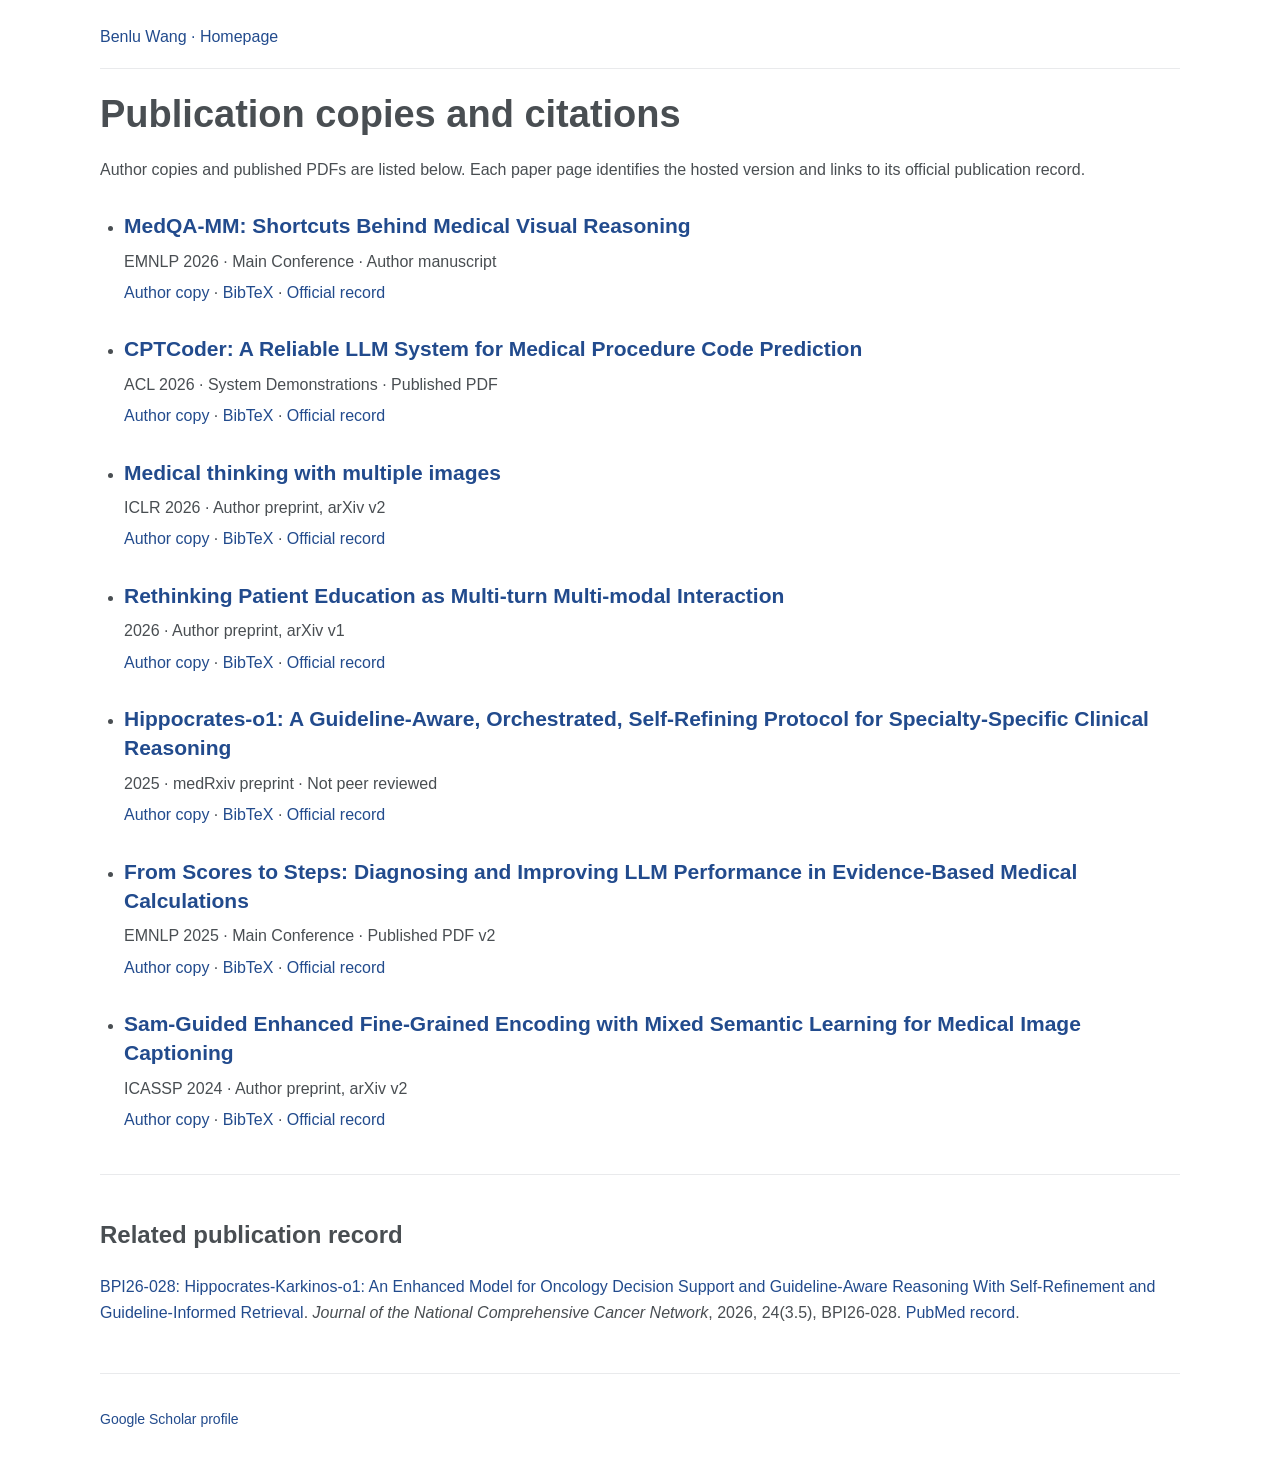
<file: papers/index.html>
<!doctype html>
<html lang="en">
<head>
  <meta charset="utf-8">
  <meta name="viewport" content="width=device-width, initial-scale=1">
  <title>Publication copies and citations | Benlu Wang</title>
  <meta name="description" content="Benlu Wang's paper copies, published records, and citation files. Each paper page identifies its hosted version.">
  <link rel="canonical" href="https://benluwang.github.io/papers/">
  <link rel="icon" href="../assets/favicon.svg" type="image/svg+xml">
  <link rel="stylesheet" href="papers.css">
</head>
<body>
<header class="author-page-header"><a href="../">Benlu Wang · Homepage</a></header>
<main class="author-page-main">
  <article class="ltx_document">
    <h1 class="ltx_title_document">Publication copies and citations</h1>
    <p>Author copies and published PDFs are listed below. Each paper page identifies the hosted version and links to its official publication record.</p>
    <ul class="paper-list">
    <li class="paper-list-item">
      <h2><a href="medqa-mm/">MedQA-MM: Shortcuts Behind Medical Visual Reasoning</a></h2>
      <p>EMNLP 2026 · Main Conference · Author manuscript</p>
      <p><a href="medqa-mm/">Author copy</a> · <a href="medqa-mm/citation.bib">BibTeX</a> · <a href="https://arxiv.org/abs/2609.03261">Official record</a></p>
    </li>
    <li class="paper-list-item">
      <h2><a href="cptcoder/">CPTCoder: A Reliable LLM System for Medical Procedure Code Prediction</a></h2>
      <p>ACL 2026 · System Demonstrations · Published PDF</p>
      <p><a href="cptcoder/">Author copy</a> · <a href="cptcoder/citation.bib">BibTeX</a> · <a href="https://aclanthology.org/2026.acl-demo.60/">Official record</a></p>
    </li>
    <li class="paper-list-item">
      <h2><a href="medthinkvqa/">Medical thinking with multiple images</a></h2>
      <p>ICLR 2026 · Author preprint, arXiv v2</p>
      <p><a href="medthinkvqa/">Author copy</a> · <a href="medthinkvqa/citation.bib">BibTeX</a> · <a href="https://openreview.net/forum?id=h2p5eOFpcF">Official record</a></p>
    </li>
    <li class="paper-list-item">
      <h2><a href="patient-education/">Rethinking Patient Education as Multi-turn Multi-modal Interaction</a></h2>
      <p>2026 · Author preprint, arXiv v1</p>
      <p><a href="patient-education/">Author copy</a> · <a href="patient-education/citation.bib">BibTeX</a> · <a href="https://arxiv.org/abs/2604.14656">Official record</a></p>
    </li>
    <li class="paper-list-item">
      <h2><a href="hippocrates-o1/">Hippocrates-o1: A Guideline-Aware, Orchestrated, Self-Refining Protocol for Specialty-Specific Clinical Reasoning</a></h2>
      <p>2025 · medRxiv preprint · Not peer reviewed</p>
      <p><a href="hippocrates-o1/">Author copy</a> · <a href="hippocrates-o1/citation.bib">BibTeX</a> · <a href="https://doi.org/10.64898/2025.12.04.25341678">Official record</a></p>
    </li>
    <li class="paper-list-item">
      <h2><a href="medrac/">From Scores to Steps: Diagnosing and Improving LLM Performance in Evidence-Based Medical Calculations</a></h2>
      <p>EMNLP 2025 · Main Conference · Published PDF v2</p>
      <p><a href="medrac/">Author copy</a> · <a href="medrac/citation.bib">BibTeX</a> · <a href="https://aclanthology.org/2025.emnlp-main.548/">Official record</a></p>
    </li>
    <li class="paper-list-item">
      <h2><a href="msmedcap/">Sam-Guided Enhanced Fine-Grained Encoding with Mixed Semantic Learning for Medical Image Captioning</a></h2>
      <p>ICASSP 2024 · Author preprint, arXiv v2</p>
      <p><a href="msmedcap/">Author copy</a> · <a href="msmedcap/citation.bib">BibTeX</a> · <a href="https://doi.org/10.1109/ICASSP48485.2024.10446878">Official record</a></p>
    </li>
    </ul>
    <section class="author-citation" aria-labelledby="related-title">
      <h2 id="related-title">Related publication record</h2>
      <p><a href="https://doi.org/10.6004/jnccn.2025.7253">BPI26-028: Hippocrates-Karkinos-o1: An Enhanced Model for Oncology Decision Support and Guideline-Aware Reasoning With Self-Refinement and Guideline-Informed Retrieval</a>. <em>Journal of the National Comprehensive Cancer Network</em>, 2026, 24(3.5), BPI26-028. <a href="https://pubmed.ncbi.nlm.nih.gov/42061427/">PubMed record</a>.</p>
    </section>
  </article>
</main>
<footer class="author-page-footer"><p><a href="https://scholar.google.com/citations?user=58p1EgcAAAAJ&amp;hl=en">Google Scholar profile</a></p></footer>
</body>
</html>
</file>
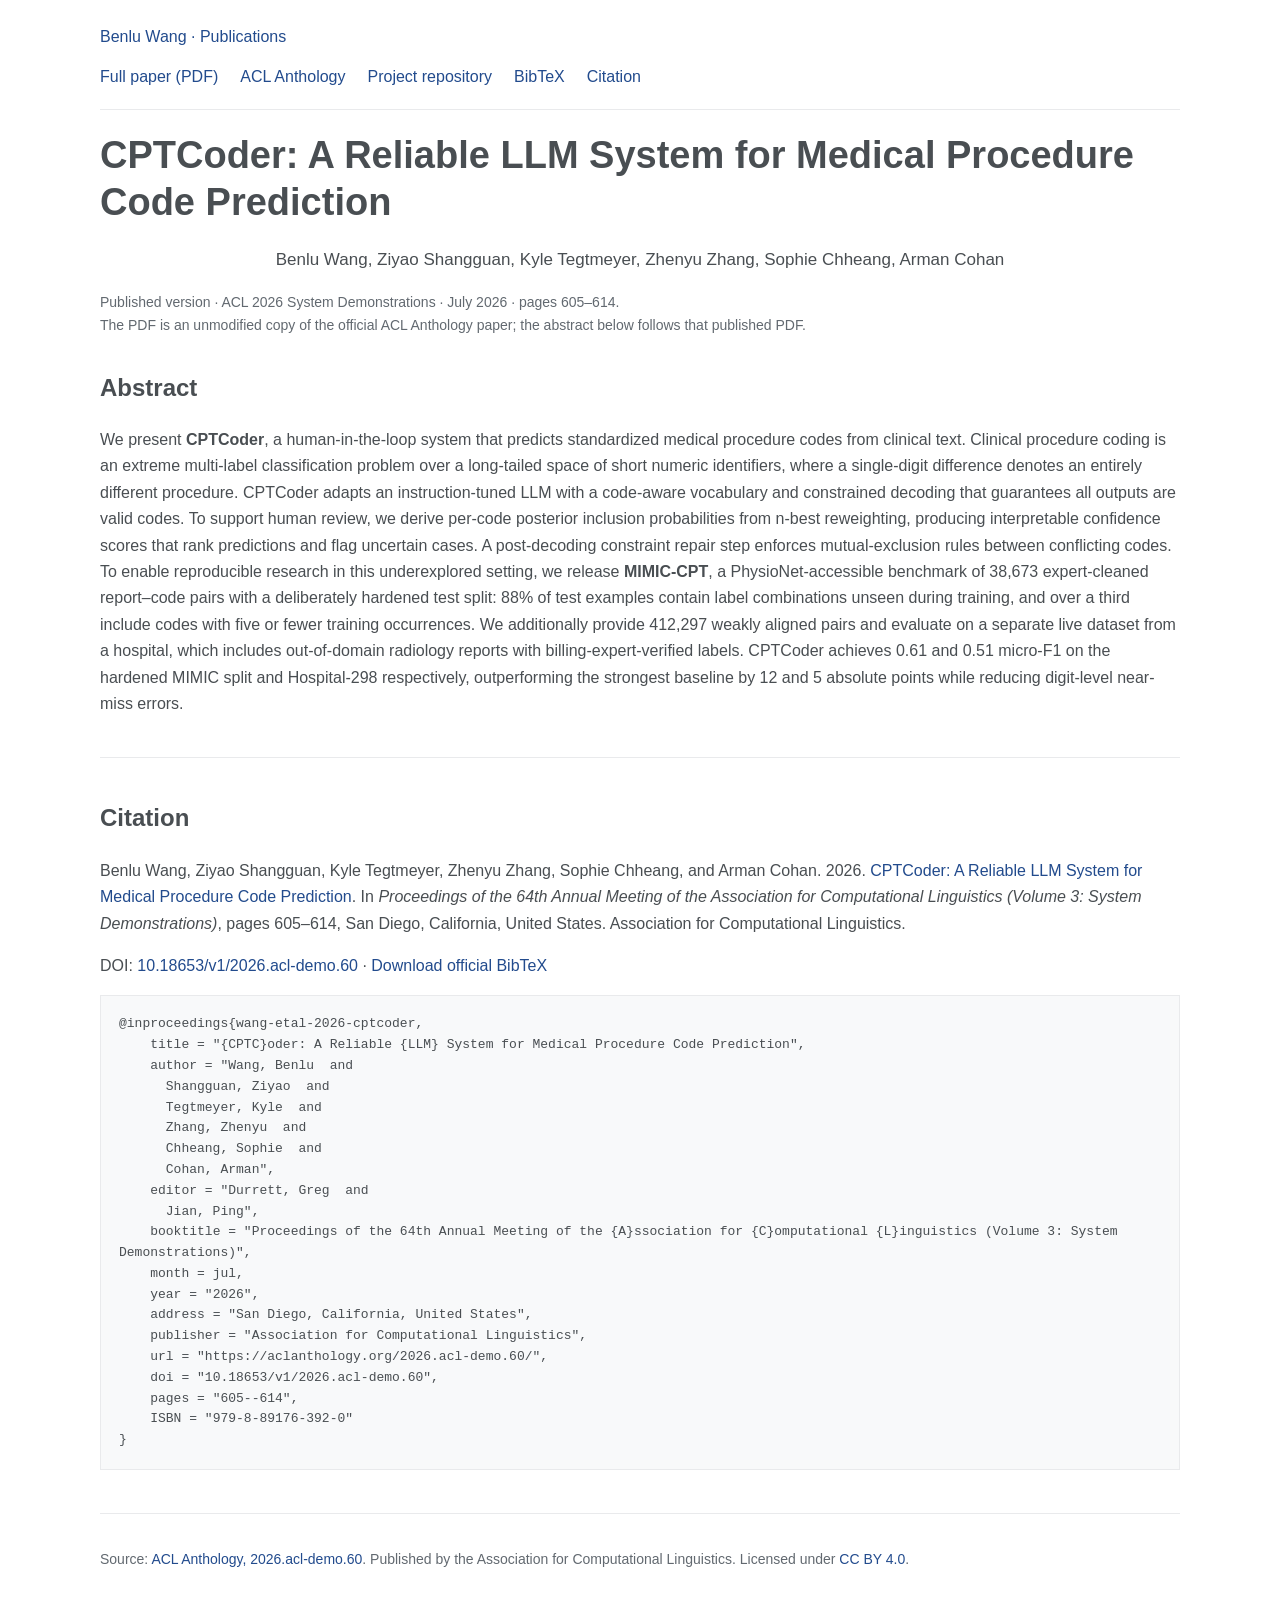
<file: papers/cptcoder/index.html>
<!doctype html>
<html lang="en">
<head>
  <meta charset="utf-8">
  <meta name="viewport" content="width=device-width, initial-scale=1">
  <title>CPTCoder: A Reliable LLM System for Medical Procedure Code Prediction | Benlu Wang</title>
  <meta name="description" content="We present CPTCoder, a human-in-the-loop system that predicts standardized medical procedure codes from clinical text.">
  <meta name="citation_title" content="CPTCoder: A Reliable LLM System for Medical Procedure Code Prediction">
  <meta name="citation_author" content="Benlu Wang">
  <meta name="citation_author" content="Ziyao Shangguan">
  <meta name="citation_author" content="Kyle Tegtmeyer">
  <meta name="citation_author" content="Zhenyu Zhang">
  <meta name="citation_author" content="Sophie Chheang">
  <meta name="citation_author" content="Arman Cohan">
  <meta name="citation_conference_title" content="Proceedings of the 64th Annual Meeting of the Association for Computational Linguistics (Volume 3: System Demonstrations)">
  <meta name="citation_publication_date" content="2026/7">
  <meta name="citation_firstpage" content="605">
  <meta name="citation_lastpage" content="614">
  <meta name="citation_doi" content="10.18653/v1/2026.acl-demo.60">
  <meta name="citation_pdf_url" content="https://benluwang.github.io/papers/cptcoder/paper.pdf">
  <link rel="canonical" href="https://benluwang.github.io/papers/cptcoder/">
  <link rel="icon" href="../../assets/favicon.svg" type="image/svg+xml">
  <link rel="stylesheet" href="../papers.css">
</head>
<body>
<header class="author-page-header">
  <a href="../../">Benlu Wang · Publications</a>
  <nav class="author-page-nav" aria-label="Paper links">
    <a href="paper.pdf">Full paper (PDF)</a>
    <a href="https://aclanthology.org/2026.acl-demo.60/">ACL Anthology</a>
    <a href="https://github.com/benluwang/CPTCoder">Project repository</a>
    <a href="citation.bib">BibTeX</a>
    <a href="#citation">Citation</a>
  </nav>
</header>
<main class="author-page-main" id="paper">
  <article class="ltx_document">
    <h1 class="ltx_title ltx_title_document">CPTCoder: A Reliable LLM System for Medical Procedure Code Prediction</h1>
    <p class="author-names">Benlu Wang, Ziyao Shangguan, Kyle Tegtmeyer, Zhenyu Zhang, Sophie Chheang, Arman Cohan</p>
    <p class="author-version">Published version · ACL 2026 System Demonstrations · July 2026 · pages 605–614.<br>The PDF is an unmodified copy of the official ACL Anthology paper; the abstract below follows that published PDF.</p>
    <section class="ltx_abstract" id="abstract" aria-labelledby="abstract-heading">
      <h2 id="abstract-heading">Abstract</h2>
      <p>We present <b>CPTCoder</b>, a human-in-the-loop system that predicts standardized medical procedure codes from clinical text. Clinical procedure coding is an extreme multi-label classification problem over a long-tailed space of short numeric identifiers, where a single-digit difference denotes an entirely different procedure. CPTCoder adapts an instruction-tuned LLM with a code-aware vocabulary and constrained decoding that guarantees all outputs are valid codes. To support human review, we derive per-code posterior inclusion probabilities from n-best reweighting, producing interpretable confidence scores that rank predictions and flag uncertain cases. A post-decoding constraint repair step enforces mutual-exclusion rules between conflicting codes. To enable reproducible research in this underexplored setting, we release <b>MIMIC-CPT</b>, a PhysioNet-accessible benchmark of 38,673 expert-cleaned report–code pairs with a deliberately hardened test split: 88% of test examples contain label combinations unseen during training, and over a third include codes with five or fewer training occurrences. We additionally provide 412,297 weakly aligned pairs and evaluate on a separate live dataset from a hospital, which includes out-of-domain radiology reports with billing-expert-verified labels. CPTCoder achieves 0.61 and 0.51 micro-F1 on the hardened MIMIC split and Hospital-298 respectively, outperforming the strongest baseline by 12 and 5 absolute points while reducing digit-level near-miss errors.</p>
    </section>
    <section class="author-citation" id="citation" aria-labelledby="citation-heading">
      <h2 id="citation-heading">Citation</h2>
      <p>Benlu Wang, Ziyao Shangguan, Kyle Tegtmeyer, Zhenyu Zhang, Sophie Chheang, and Arman Cohan. 2026. <a href="https://aclanthology.org/2026.acl-demo.60/">CPTCoder: A Reliable LLM System for Medical Procedure Code Prediction</a>. In <i>Proceedings of the 64th Annual Meeting of the Association for Computational Linguistics (Volume 3: System Demonstrations)</i>, pages 605–614, San Diego, California, United States. Association for Computational Linguistics.</p>
      <p>DOI: <a href="https://doi.org/10.18653/v1/2026.acl-demo.60">10.18653/v1/2026.acl-demo.60</a> · <a href="citation.bib">Download official BibTeX</a></p>
      <pre>@inproceedings{wang-etal-2026-cptcoder,
    title = &quot;{CPTC}oder: A Reliable {LLM} System for Medical Procedure Code Prediction&quot;,
    author = &quot;Wang, Benlu  and
      Shangguan, Ziyao  and
      Tegtmeyer, Kyle  and
      Zhang, Zhenyu  and
      Chheang, Sophie  and
      Cohan, Arman&quot;,
    editor = &quot;Durrett, Greg  and
      Jian, Ping&quot;,
    booktitle = &quot;Proceedings of the 64th Annual Meeting of the {A}ssociation for {C}omputational {L}inguistics (Volume 3: System Demonstrations)&quot;,
    month = jul,
    year = &quot;2026&quot;,
    address = &quot;San Diego, California, United States&quot;,
    publisher = &quot;Association for Computational Linguistics&quot;,
    url = &quot;https://aclanthology.org/2026.acl-demo.60/&quot;,
    doi = &quot;10.18653/v1/2026.acl-demo.60&quot;,
    pages = &quot;605--614&quot;,
    ISBN = &quot;979-8-89176-392-0&quot;
}</pre>
    </section>
  </article>
</main>
<footer class="author-page-footer">
  <p>Source: <a href="https://aclanthology.org/2026.acl-demo.60/">ACL Anthology, 2026.acl-demo.60</a>. Published by the Association for Computational Linguistics. Licensed under <a href="https://creativecommons.org/licenses/by/4.0/">CC BY 4.0</a>.</p>
</footer>
</body>
</html>
</file>
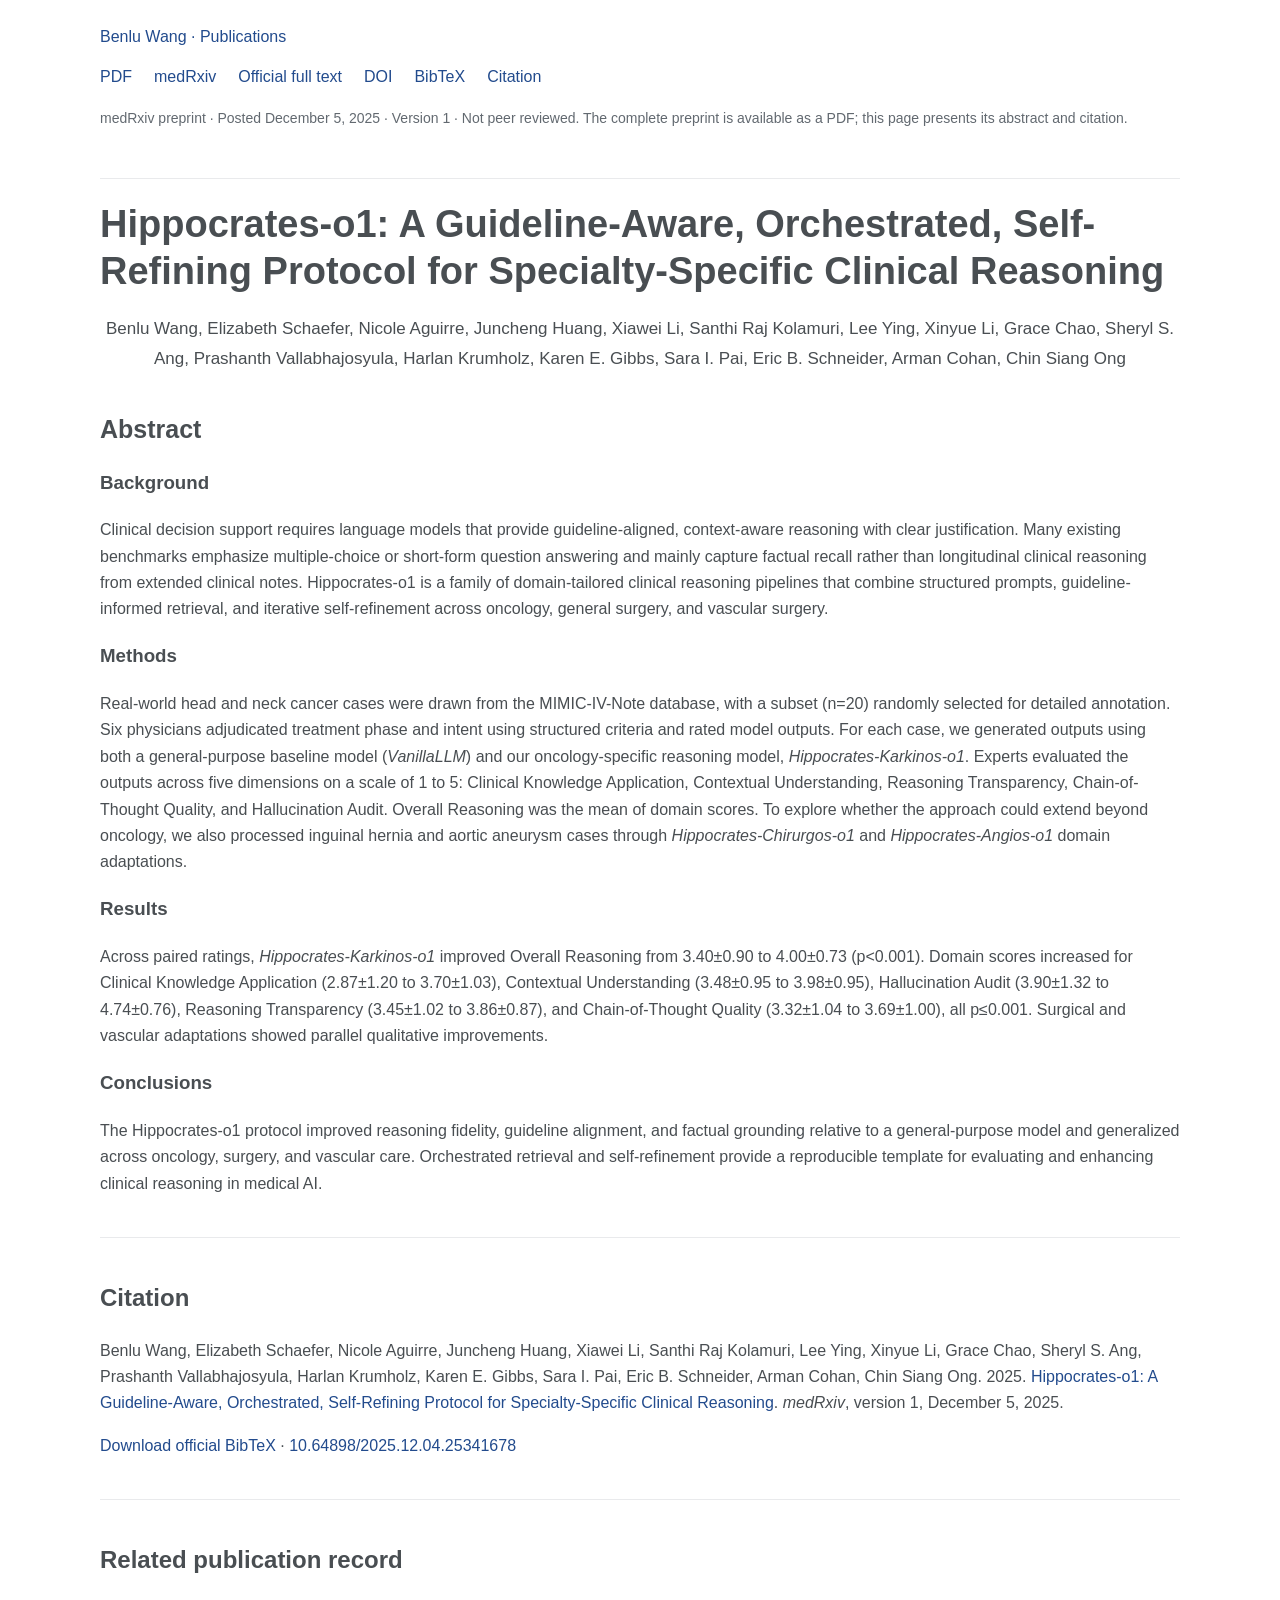
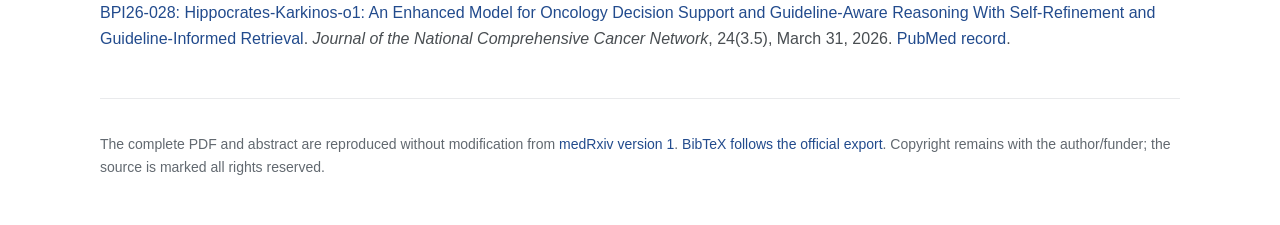
<file: papers/hippocrates-o1/index.html>
<!doctype html>
<html lang="en">
<head>
  <meta charset="utf-8">
  <meta name="viewport" content="width=device-width, initial-scale=1">
  <title>Hippocrates-o1: A Guideline-Aware, Orchestrated, Self-Refining Protocol for Specialty-Specific Clinical Reasoning | Benlu Wang</title>
  <meta name="description" content="Hippocrates-o1: a medRxiv preprint on guideline-aware clinical reasoning, posted December 5, 2025.">
  <meta name="citation_title" content="Hippocrates-o1: A Guideline-Aware, Orchestrated, Self-Refining Protocol for Specialty-Specific Clinical Reasoning">
  <meta name="citation_author" content="Benlu Wang">
  <meta name="citation_author" content="Elizabeth Schaefer">
  <meta name="citation_author" content="Nicole Aguirre">
  <meta name="citation_author" content="Juncheng Huang">
  <meta name="citation_author" content="Xiawei Li">
  <meta name="citation_author" content="Santhi Raj Kolamuri">
  <meta name="citation_author" content="Lee Ying">
  <meta name="citation_author" content="Xinyue Li">
  <meta name="citation_author" content="Grace Chao">
  <meta name="citation_author" content="Sheryl S. Ang">
  <meta name="citation_author" content="Prashanth Vallabhajosyula">
  <meta name="citation_author" content="Harlan Krumholz">
  <meta name="citation_author" content="Karen E. Gibbs">
  <meta name="citation_author" content="Sara I. Pai">
  <meta name="citation_author" content="Eric B. Schneider">
  <meta name="citation_author" content="Arman Cohan">
  <meta name="citation_author" content="Chin Siang Ong">
  <meta name="citation_publication_date" content="2025/12/05">
  <meta name="citation_online_date" content="2025/12/05">
  <meta name="citation_journal_title" content="medRxiv">
  <meta name="citation_doi" content="10.64898/2025.12.04.25341678">
  <meta name="citation_pdf_url" content="https://benluwang.github.io/papers/hippocrates-o1/paper.pdf">
  <link rel="canonical" href="https://benluwang.github.io/papers/hippocrates-o1/">
  <link rel="icon" href="../../assets/favicon.svg" type="image/svg+xml">
  <link rel="stylesheet" href="../papers.css">
</head>
<body>
<header class="author-page-header">
  <a href="../../">Benlu Wang · Publications</a>
  <nav class="author-page-nav" aria-label="Paper links">
    <a href="paper.pdf">PDF</a>
    <a href="https://www.medrxiv.org/content/10.64898/2025.12.04.25341678v1">medRxiv</a>
    <a href="https://www.medrxiv.org/content/10.64898/2025.12.04.25341678v1.full">Official full text</a>
    <a href="https://doi.org/10.64898/2025.12.04.25341678">DOI</a>
    <a href="citation.bib">BibTeX</a>
    <a href="#citation">Citation</a>
  </nav>
  <p class="author-version">medRxiv preprint · Posted December 5, 2025 · Version 1 · Not peer reviewed. The complete preprint is available as a PDF; this page presents its abstract and citation.</p>
</header>
<main class="author-page-main">
  <article class="ltx_document">
    <h1 class="ltx_title_document">Hippocrates-o1: A Guideline-Aware, Orchestrated, Self-Refining Protocol for Specialty-Specific Clinical Reasoning</h1>
    <p class="author-names">Benlu Wang, Elizabeth Schaefer, Nicole Aguirre, Juncheng Huang, Xiawei Li, Santhi Raj Kolamuri, Lee Ying, Xinyue Li, Grace Chao, Sheryl S. Ang, Prashanth Vallabhajosyula, Harlan Krumholz, Karen E. Gibbs, Sara I. Pai, Eric B. Schneider, Arman Cohan, Chin Siang Ong</p>
    <section class="ltx_abstract" aria-labelledby="abstract-title">
      <h2 class="ltx_title_section" id="abstract-title">Abstract</h2>
      <h3>Background</h3>
<p>Clinical decision support requires language models that provide guideline-aligned, context-aware reasoning with clear justification. Many existing benchmarks emphasize multiple-choice or short-form question answering and mainly capture factual recall rather than longitudinal clinical reasoning from extended clinical notes. Hippocrates-o1 is a family of domain-tailored clinical reasoning pipelines that combine structured prompts, guideline-informed retrieval, and iterative self-refinement across oncology, general surgery, and vascular surgery.</p><h3>Methods</h3>
<p>Real-world head and neck cancer cases were drawn from the MIMIC-IV-Note database, with a subset (n=20) randomly selected for detailed annotation. Six physicians adjudicated treatment phase and intent using structured criteria and rated model outputs. For each case, we generated outputs using both a general-purpose baseline model (<i>VanillaLLM</i>) and our oncology-specific reasoning model, <i>Hippocrates-Karkinos-o1</i>. Experts evaluated the outputs across five dimensions on a scale of 1 to 5: Clinical Knowledge Application, Contextual Understanding, Reasoning Transparency, Chain-of-Thought Quality, and Hallucination Audit. Overall Reasoning was the mean of domain scores. To explore whether the approach could extend beyond oncology, we also processed inguinal hernia and aortic aneurysm cases through <i>Hippocrates-Chirurgos-o1</i> and <i>Hippocrates-Angios-o1</i> domain adaptations.</p><h3>Results</h3>
<p>Across paired ratings, <i>Hippocrates-Karkinos-o1</i> improved Overall Reasoning from 3.40±0.90 to 4.00±0.73 (p&lt;0.001). Domain scores increased for Clinical Knowledge Application (2.87±1.20 to 3.70±1.03), Contextual Understanding (3.48±0.95 to 3.98±0.95), Hallucination Audit (3.90±1.32 to 4.74±0.76), Reasoning Transparency (3.45±1.02 to 3.86±0.87), and Chain-of-Thought Quality (3.32±1.04 to 3.69±1.00), all p≤0.001. Surgical and vascular adaptations showed parallel qualitative improvements.</p><h3>Conclusions</h3>
<p>The Hippocrates-o1 protocol improved reasoning fidelity, guideline alignment, and factual grounding relative to a general-purpose model and generalized across oncology, surgery, and vascular care. Orchestrated retrieval and self-refinement provide a reproducible template for evaluating and enhancing clinical reasoning in medical AI.</p>
    </section>
  </article>
  <section class="author-citation" id="citation" aria-labelledby="citation-title">
    <h2 id="citation-title">Citation</h2>
    <p>Benlu Wang, Elizabeth Schaefer, Nicole Aguirre, Juncheng Huang, Xiawei Li, Santhi Raj Kolamuri, Lee Ying, Xinyue Li, Grace Chao, Sheryl S. Ang, Prashanth Vallabhajosyula, Harlan Krumholz, Karen E. Gibbs, Sara I. Pai, Eric B. Schneider, Arman Cohan, Chin Siang Ong. 2025. <a href="https://www.medrxiv.org/content/10.64898/2025.12.04.25341678v1">Hippocrates-o1: A Guideline-Aware, Orchestrated, Self-Refining Protocol for Specialty-Specific Clinical Reasoning</a>. <em>medRxiv</em>, version 1, December 5, 2025.</p>
    <p><a href="citation.bib" download>Download official BibTeX</a> · <a href="https://doi.org/10.64898/2025.12.04.25341678">10.64898/2025.12.04.25341678</a></p>
  </section>
  <section class="author-citation" aria-labelledby="related-title">
    <h2 id="related-title">Related publication record</h2>
    <p><a href="https://doi.org/10.6004/jnccn.2025.7253">BPI26-028: Hippocrates-Karkinos-o1: An Enhanced Model for Oncology Decision Support and Guideline-Aware Reasoning With Self-Refinement and Guideline-Informed Retrieval</a>. <em>Journal of the National Comprehensive Cancer Network</em>, 24(3.5), March 31, 2026. <a href="https://pubmed.ncbi.nlm.nih.gov/42061427/">PubMed record</a>.</p>
  </section>
</main>
<footer class="author-page-footer">
  <p>The complete PDF and abstract are reproduced without modification from <a href="https://www.medrxiv.org/content/10.64898/2025.12.04.25341678v1">medRxiv version 1</a>. <a href="https://www.medrxiv.org/highwire/citation/1118116/bibtext">BibTeX follows the official export</a>. Copyright remains with the author/funder; the source is marked all rights reserved.</p>
</footer>
</body>
</html>
</file>
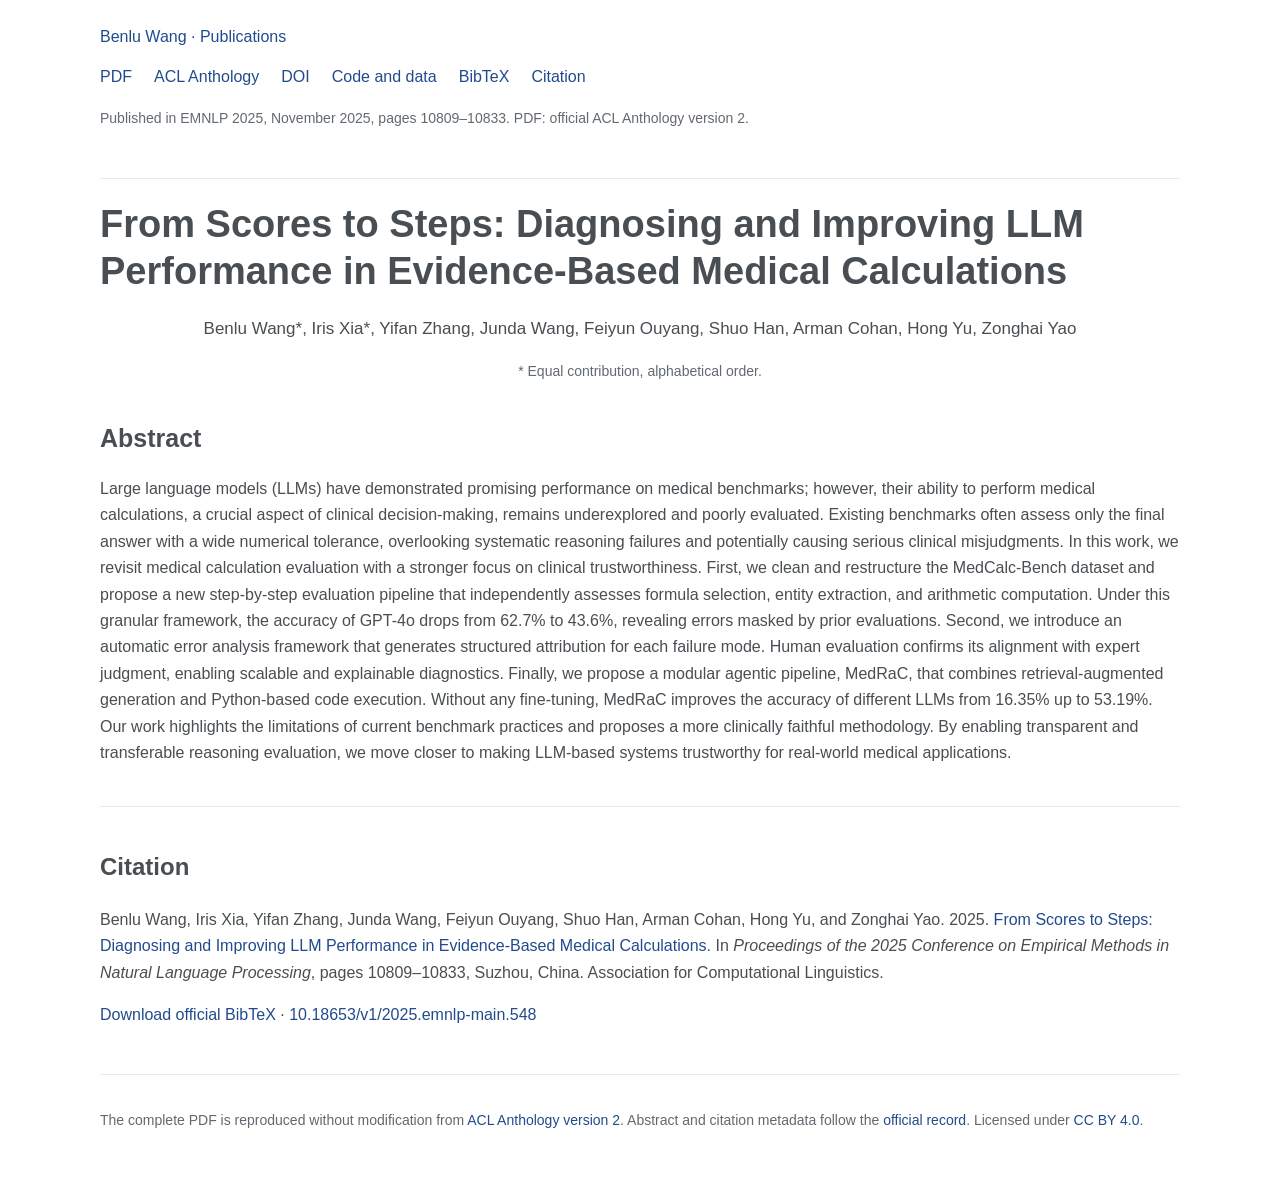
<file: papers/medrac/index.html>
<!doctype html>
<html lang="en">
<head>
  <meta charset="utf-8">
  <meta name="viewport" content="width=device-width, initial-scale=1">
  <title>From Scores to Steps: Diagnosing and Improving LLM Performance in Evidence-Based Medical Calculations | Benlu Wang</title>
  <meta name="description" content="Large language models (LLMs) have demonstrated promising performance on medical benchmarks; however, their ability to perform medical calculations, a crucial aspect of clinical decision-making, remains underexplored and poorly evaluated. Existing benchmarks often assess only the final answer with a wide numerical tolerance, overlooking systematic reasoning failures and potentially causing serious clinical misjudgments. In this work, we revisit medical calculation evaluation with a stronger focus on clinical trustworthiness. First, we clean and restructure the MedCalc-Bench dataset and propose a new step-by-step evaluation pipeline that independently assesses formula selection, entity extraction, and arithmetic computation. Under this granular framework, the accuracy of GPT-4o drops from 62.7% to 43.6%, revealing errors masked by prior evaluations. Second, we introduce an automatic error analysis framework that generates structured attribution for each failure mode. Human evaluation confirms its alignment with expert judgment, enabling scalable and explainable diagnostics. Finally, we propose a modular agentic pipeline, MedRaC, that combines retrieval-augmented generation and Python-based code execution. Without any fine-tuning, MedRaC improves the accuracy of different LLMs from 16.35% up to 53.19%. Our work highlights the limitations of current benchmark practices and proposes a more clinically faithful methodology. By enabling transparent and transferable reasoning evaluation, we move closer to making LLM-based systems trustworthy for real-world medical applications.">
  <meta name="citation_title" content="From Scores to Steps: Diagnosing and Improving LLM Performance in Evidence-Based Medical Calculations">
  <meta name="citation_author" content="Benlu Wang">
  <meta name="citation_author" content="Iris Xia">
  <meta name="citation_author" content="Yifan Zhang">
  <meta name="citation_author" content="Junda Wang">
  <meta name="citation_author" content="Feiyun Ouyang">
  <meta name="citation_author" content="Shuo Han">
  <meta name="citation_author" content="Arman Cohan">
  <meta name="citation_author" content="Hong Yu">
  <meta name="citation_author" content="Zonghai Yao">
  <meta name="citation_publication_date" content="2025/11">
  <meta name="citation_conference_title" content="Proceedings of the 2025 Conference on Empirical Methods in Natural Language Processing">
  <meta name="citation_publisher" content="Association for Computational Linguistics">
  <meta name="citation_firstpage" content="10809">
  <meta name="citation_lastpage" content="10833">
  <meta name="citation_doi" content="10.18653/v1/2025.emnlp-main.548">
  <meta name="citation_pdf_url" content="https://benluwang.github.io/papers/medrac/paper.pdf">
  <link rel="canonical" href="https://benluwang.github.io/papers/medrac/">
  <link rel="icon" href="../../assets/favicon.svg" type="image/svg+xml">
  <link rel="stylesheet" href="../papers.css">
</head>
<body>
<header class="author-page-header">
  <a href="../../">Benlu Wang · Publications</a>
  <nav class="author-page-nav" aria-label="Paper links">
    <a href="paper.pdf">PDF</a>
    <a href="https://aclanthology.org/2025.emnlp-main.548/">ACL Anthology</a>
    <a href="https://doi.org/10.18653/v1/2025.emnlp-main.548">DOI</a>
    <a href="https://github.com/benluwang/EMNLP-2025-MedRaC">Code and data</a>
    <a href="citation.bib">BibTeX</a>
    <a href="#citation">Citation</a>
  </nav>
  <p class="author-version">Published in EMNLP 2025, November 2025, pages 10809–10833. PDF: official ACL Anthology version 2.</p>
</header>
<main class="author-page-main">
  <article class="ltx_document">
    <h1 class="ltx_title_document">From Scores to Steps: Diagnosing and Improving LLM Performance in Evidence-Based Medical Calculations</h1>
    <p class="author-names">Benlu Wang*, Iris Xia*, Yifan Zhang, Junda Wang, Feiyun Ouyang, Shuo Han, Arman Cohan, Hong Yu, Zonghai Yao</p>
    <p class="equal-contribution">* Equal contribution, alphabetical order.</p>
    <section class="ltx_abstract" aria-labelledby="abstract-title">
      <h2 class="ltx_title_section" id="abstract-title">Abstract</h2>
      <p>Large language models (LLMs) have demonstrated promising performance on medical benchmarks; however, their ability to perform medical calculations, a crucial aspect of clinical decision-making, remains underexplored and poorly evaluated. Existing benchmarks often assess only the final answer with a wide numerical tolerance, overlooking systematic reasoning failures and potentially causing serious clinical misjudgments. In this work, we revisit medical calculation evaluation with a stronger focus on clinical trustworthiness. First, we clean and restructure the MedCalc-Bench dataset and propose a new step-by-step evaluation pipeline that independently assesses formula selection, entity extraction, and arithmetic computation. Under this granular framework, the accuracy of GPT-4o drops from 62.7% to 43.6%, revealing errors masked by prior evaluations. Second, we introduce an automatic error analysis framework that generates structured attribution for each failure mode. Human evaluation confirms its alignment with expert judgment, enabling scalable and explainable diagnostics. Finally, we propose a modular agentic pipeline, MedRaC, that combines retrieval-augmented generation and Python-based code execution. Without any fine-tuning, MedRaC improves the accuracy of different LLMs from 16.35% up to 53.19%. Our work highlights the limitations of current benchmark practices and proposes a more clinically faithful methodology. By enabling transparent and transferable reasoning evaluation, we move closer to making LLM-based systems trustworthy for real-world medical applications.</p>
    </section>
  </article>
  <section class="author-citation" id="citation" aria-labelledby="citation-title">
    <h2 id="citation-title">Citation</h2>
    <p>Benlu Wang, Iris Xia, Yifan Zhang, Junda Wang, Feiyun Ouyang, Shuo Han, Arman Cohan, Hong Yu, and Zonghai Yao. 2025. <a href="https://aclanthology.org/2025.emnlp-main.548/">From Scores to Steps: Diagnosing and Improving LLM Performance in Evidence-Based Medical Calculations</a>. In <em>Proceedings of the 2025 Conference on Empirical Methods in Natural Language Processing</em>, pages 10809–10833, Suzhou, China. Association for Computational Linguistics.</p>
    <p><a href="citation.bib" download>Download official BibTeX</a> · <a href="https://doi.org/10.18653/v1/2025.emnlp-main.548">10.18653/v1/2025.emnlp-main.548</a></p>
  </section>
</main>
<footer class="author-page-footer">
  <p>The complete PDF is reproduced without modification from <a href="https://aclanthology.org/2025.emnlp-main.548v2.pdf">ACL Anthology version 2</a>. Abstract and citation metadata follow the <a href="https://aclanthology.org/2025.emnlp-main.548/">official record</a>. Licensed under <a href="https://creativecommons.org/licenses/by/4.0/">CC BY 4.0</a>.</p>
</footer>
</body>
</html>
</file>
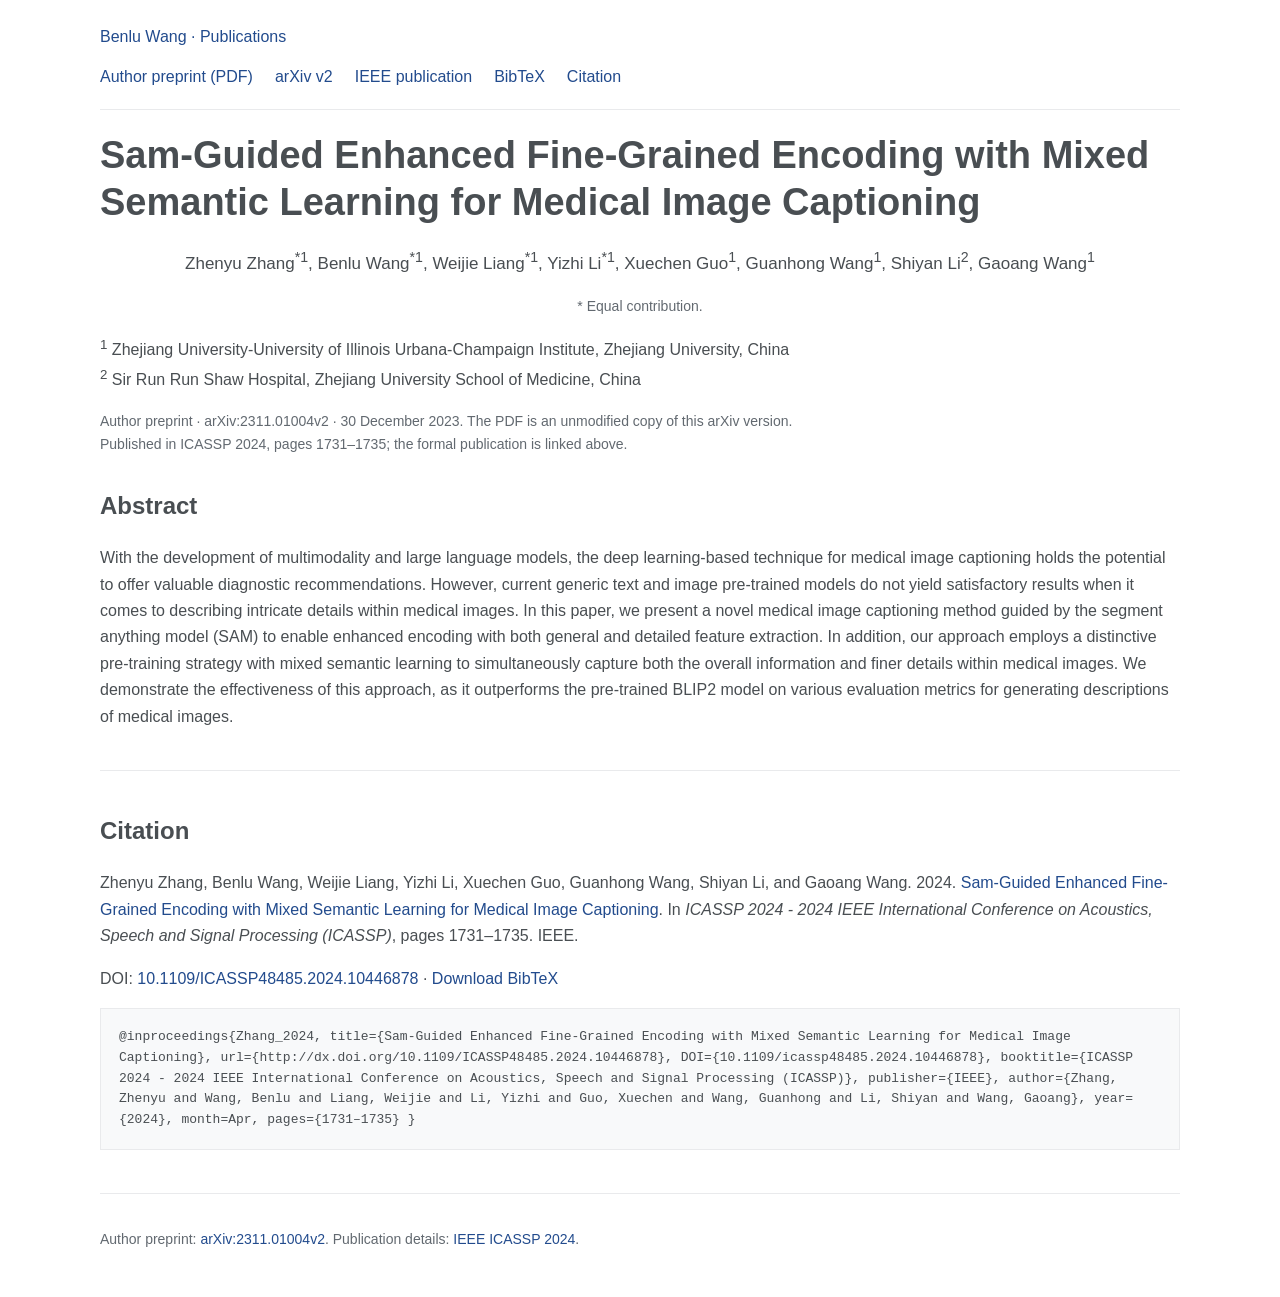
<file: papers/msmedcap/index.html>
<!doctype html>
<html lang="en">
<head>
  <meta charset="utf-8">
  <meta name="viewport" content="width=device-width, initial-scale=1">
  <title>Sam-Guided Enhanced Fine-Grained Encoding with Mixed Semantic Learning for Medical Image Captioning | Benlu Wang</title>
  <meta name="description" content="With the development of multimodality and large language models, the deep learning-based technique for medical image captioning holds the potential to offer valuable diagnostic recommendations.">
  <meta name="citation_title" content="Sam-Guided Enhanced Fine-Grained Encoding with Mixed Semantic Learning for Medical Image Captioning">
  <meta name="citation_author" content="Zhenyu Zhang">
  <meta name="citation_author" content="Benlu Wang">
  <meta name="citation_author" content="Weijie Liang">
  <meta name="citation_author" content="Yizhi Li">
  <meta name="citation_author" content="Xuechen Guo">
  <meta name="citation_author" content="Guanhong Wang">
  <meta name="citation_author" content="Shiyan Li">
  <meta name="citation_author" content="Gaoang Wang">
  <meta name="citation_publication_date" content="2024">
  <meta name="citation_conference_title" content="ICASSP 2024 - 2024 IEEE International Conference on Acoustics, Speech and Signal Processing (ICASSP)">
  <meta name="citation_publisher" content="IEEE">
  <meta name="citation_firstpage" content="1731">
  <meta name="citation_lastpage" content="1735">
  <meta name="citation_doi" content="10.1109/ICASSP48485.2024.10446878">
  <meta name="citation_arxiv_id" content="2311.01004">
  <meta name="citation_pdf_url" content="https://benluwang.github.io/papers/msmedcap/paper.pdf">
  <link rel="canonical" href="https://benluwang.github.io/papers/msmedcap/">
  <link rel="icon" href="../../assets/favicon.svg" type="image/svg+xml">
  <link rel="stylesheet" href="../papers.css">
</head>
<body>
<header class="author-page-header">
  <a href="../../">Benlu Wang · Publications</a>
  <nav class="author-page-nav" aria-label="Paper links">
    <a href="paper.pdf">Author preprint (PDF)</a>
    <a href="https://arxiv.org/abs/2311.01004v2">arXiv v2</a>
    <a href="https://doi.org/10.1109/ICASSP48485.2024.10446878">IEEE publication</a>
    <a href="citation.bib">BibTeX</a>
    <a href="#citation">Citation</a>
  </nav>
</header>
<main class="author-page-main" id="paper">
  <article class="ltx_document">
    <h1 class="ltx_title ltx_title_document">Sam-Guided Enhanced Fine-Grained Encoding with Mixed Semantic Learning for Medical Image Captioning</h1>
    <p class="author-names">Zhenyu Zhang<sup>*1</sup>, Benlu Wang<sup>*1</sup>, Weijie Liang<sup>*1</sup>, Yizhi Li<sup>*1</sup>, Xuechen Guo<sup>1</sup>, Guanhong Wang<sup>1</sup>, Shiyan Li<sup>2</sup>, Gaoang Wang<sup>1</sup></p>
    <p class="equal-contribution">* Equal contribution.</p>
    <p><sup>1</sup> Zhejiang University-University of Illinois Urbana-Champaign Institute, Zhejiang University, China<br><sup>2</sup> Sir Run Run Shaw Hospital, Zhejiang University School of Medicine, China</p>
    <p class="author-version">Author preprint · arXiv:2311.01004v2 · 30 December 2023. The PDF is an unmodified copy of this arXiv version.<br>Published in ICASSP 2024, pages 1731–1735; the formal publication is linked above.</p>
    <section class="ltx_abstract" id="abstract" aria-labelledby="abstract-heading">
      <h2 id="abstract-heading">Abstract</h2>
      <p>With the development of multimodality and large language models, the deep learning-based technique for medical image captioning holds the potential to offer valuable diagnostic recommendations. However, current generic text and image pre-trained models do not yield satisfactory results when it comes to describing intricate details within medical images. In this paper, we present a novel medical image captioning method guided by the segment anything model (SAM) to enable enhanced encoding with both general and detailed feature extraction. In addition, our approach employs a distinctive pre-training strategy with mixed semantic learning to simultaneously capture both the overall information and finer details within medical images. We demonstrate the effectiveness of this approach, as it outperforms the pre-trained BLIP2 model on various evaluation metrics for generating descriptions of medical images.</p>
    </section>
    <section class="author-citation" id="citation" aria-labelledby="citation-heading">
      <h2 id="citation-heading">Citation</h2>
      <p>Zhenyu Zhang, Benlu Wang, Weijie Liang, Yizhi Li, Xuechen Guo, Guanhong Wang, Shiyan Li, and Gaoang Wang. 2024. <a href="https://doi.org/10.1109/ICASSP48485.2024.10446878">Sam-Guided Enhanced Fine-Grained Encoding with Mixed Semantic Learning for Medical Image Captioning</a>. In <i>ICASSP 2024 - 2024 IEEE International Conference on Acoustics, Speech and Signal Processing (ICASSP)</i>, pages 1731–1735. IEEE.</p>
      <p>DOI: <a href="https://doi.org/10.1109/ICASSP48485.2024.10446878">10.1109/ICASSP48485.2024.10446878</a> · <a href="citation.bib">Download BibTeX</a></p>
      <pre>@inproceedings{Zhang_2024, title={Sam-Guided Enhanced Fine-Grained Encoding with Mixed Semantic Learning for Medical Image Captioning}, url={http://dx.doi.org/10.1109/ICASSP48485.2024.10446878}, DOI={10.1109/icassp48485.2024.10446878}, booktitle={ICASSP 2024 - 2024 IEEE International Conference on Acoustics, Speech and Signal Processing (ICASSP)}, publisher={IEEE}, author={Zhang, Zhenyu and Wang, Benlu and Liang, Weijie and Li, Yizhi and Guo, Xuechen and Wang, Guanhong and Li, Shiyan and Wang, Gaoang}, year={2024}, month=Apr, pages={1731–1735} }</pre>
    </section>
  </article>
</main>
<footer class="author-page-footer">
  <p>Author preprint: <a href="https://arxiv.org/abs/2311.01004v2">arXiv:2311.01004v2</a>. Publication details: <a href="https://doi.org/10.1109/ICASSP48485.2024.10446878">IEEE ICASSP 2024</a>.</p>
</footer>
</body>
</html>
</file>
<file: papers/papers.css>
:root { color-scheme: light; --ink: #494e52; --muted: #626970; --link: #224b8d; --line: #e9eaec; }
* { box-sizing: border-box; }
body { display: block; grid-template-columns: none; margin: 0; padding: 0; max-width: none; color: var(--ink); background: #fff; font-family: "Trebuchet MS", Helvetica, Arial, sans-serif; font-size: 16px; line-height: 1.65; }
a { color: var(--link); text-decoration: none; text-underline-offset: 3px; }
a:hover { text-decoration: underline; }
a:focus-visible { outline: 2px solid var(--link); outline-offset: 4px; }
.author-page-header, .author-page-main, .author-page-footer { width: min(100% - 40px, 1080px); margin-inline: auto; }
.author-page-header { position: static; padding-block: 24px 18px; border-bottom: 1px solid var(--line); }
.author-page-nav { display: flex; flex-wrap: wrap; gap: 8px 22px; margin-top: 14px; }
.author-version { margin: 16px 0 30px; color: var(--muted); font-size: 14px; }
.author-page-main { padding-bottom: 30px; }
article.ltx_document { max-width: 100%; margin: 0; padding: 0; }
article .ltx_title_document { font-size: clamp(28px, 4vw, 38px); line-height: 1.25; margin: 22px 0 18px; }
article .ltx_title_section { font-size: 25px; line-height: 1.35; margin-top: 38px; }
article .ltx_title_subsection { font-size: 21px; line-height: 1.4; }
article .ltx_title_subsubsection { font-size: 18px; line-height: 1.4; }
article .ltx_authors { margin-bottom: 22px; }
.author-names { text-align: center; font-size: 17px; line-height: 1.8; margin: 16px 0; }
.equal-contribution { text-align: center; font-size: 14px; color: var(--muted); }
article .ltx_abstract { margin: 24px 0 34px; }
article img { max-width: 100%; height: auto; }
article figure { max-width: 100%; margin: 28px 0; }
article figcaption { margin-top: 12px; font-size: 14px; line-height: 1.5; }
article .ltx_table { overflow-x: auto; }
article table { max-width: 100%; }
article .ltx_biblist { padding-left: 28px; }
article .ltx_bibitem { margin-bottom: 14px; overflow-wrap: anywhere; }
article math[display="block"], article .ltx_equationgroup { overflow-x: auto; }
.author-affiliations, .author-citation { margin-top: 40px; padding-top: 20px; border-top: 1px solid var(--line); }
.author-affiliations .ltx_authors { display: flex; flex-wrap: wrap; gap: 18px; font-size: 14px; }
.author-affiliations .ltx_creator { flex: 1 1 230px; }
.author-affiliations .ltx_note_frontmatter { position: static; inset: auto; width: auto; }
.author-affiliations .ltx_note_frontmatter .ltx_note_outer,
.author-affiliations .ltx_note_frontmatter .ltx_note_content { width: auto; }
.author-citation h2 { font-size: 24px; }
pre { padding: 18px; border: 1px solid var(--line); background: #f8f9fa; overflow-x: auto; white-space: pre-wrap; overflow-wrap: anywhere; font-size: 13px; line-height: 1.6; }
.author-page-footer { padding-block: 20px 32px; border-top: 1px solid var(--line); font-size: 14px; color: var(--muted); }
@media (max-width: 600px) { .author-page-header, .author-page-main, .author-page-footer { width: calc(100% - 28px); } article .ltx_title_document { font-size: 28px; } article table { font-size: 13px; } }

.paper-list { padding-left: 24px; }
.paper-list-item { margin: 28px 0; }
.paper-list-item h2 { font-size: 21px; line-height: 1.4; margin-bottom: 8px; }
.paper-list-item p { margin: 5px 0; }
</file>
